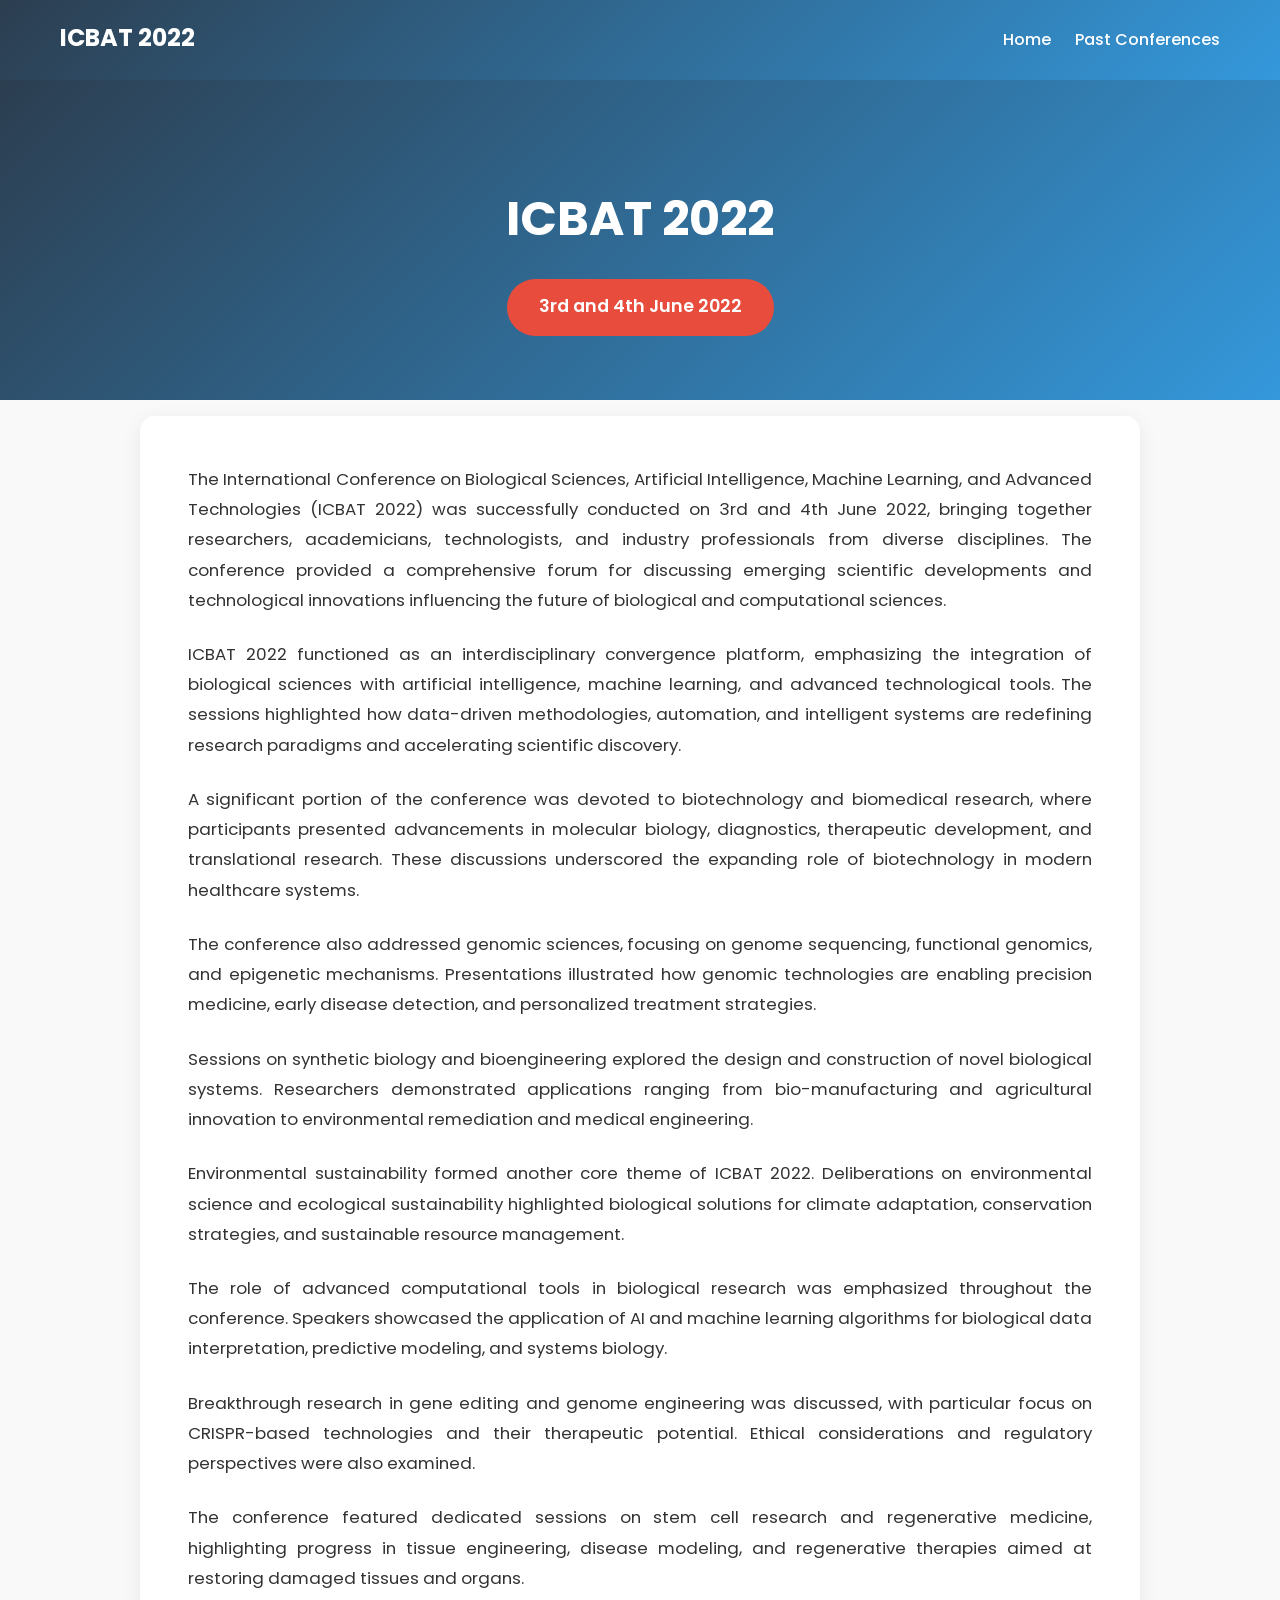
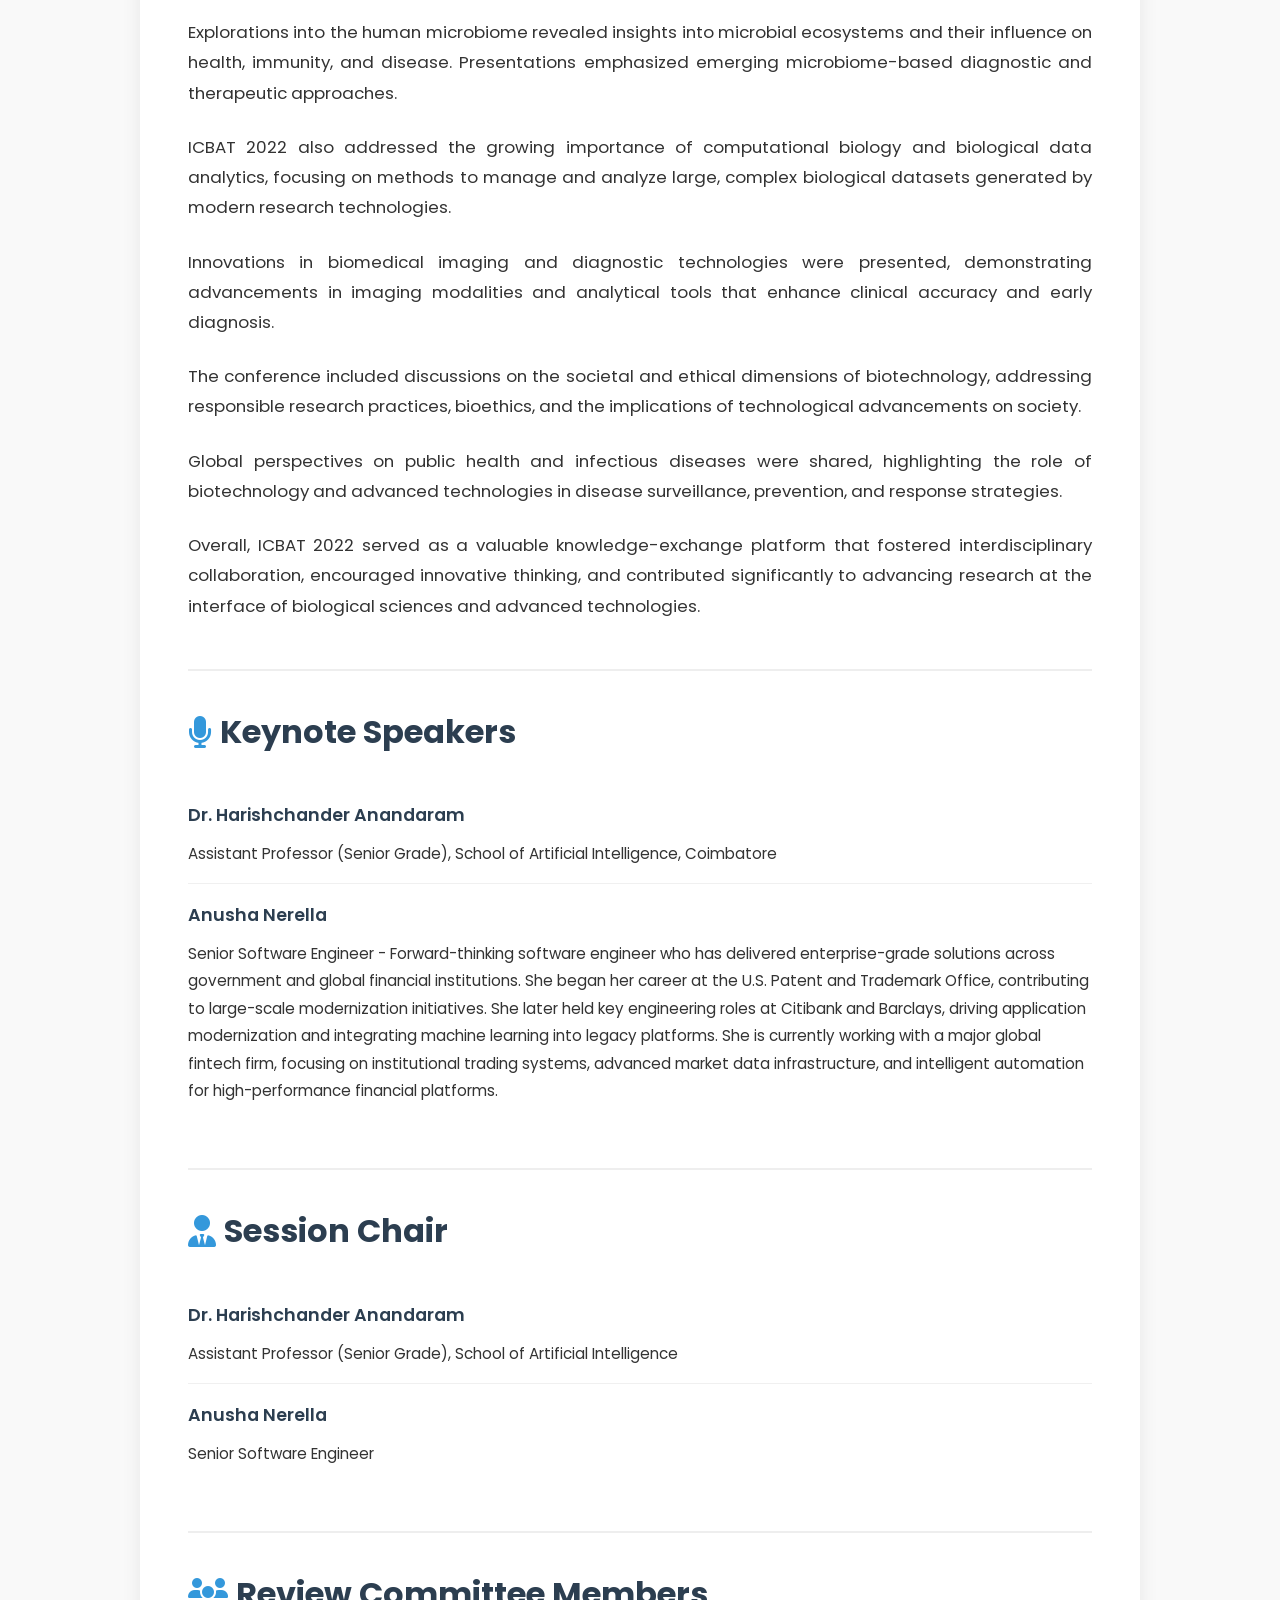
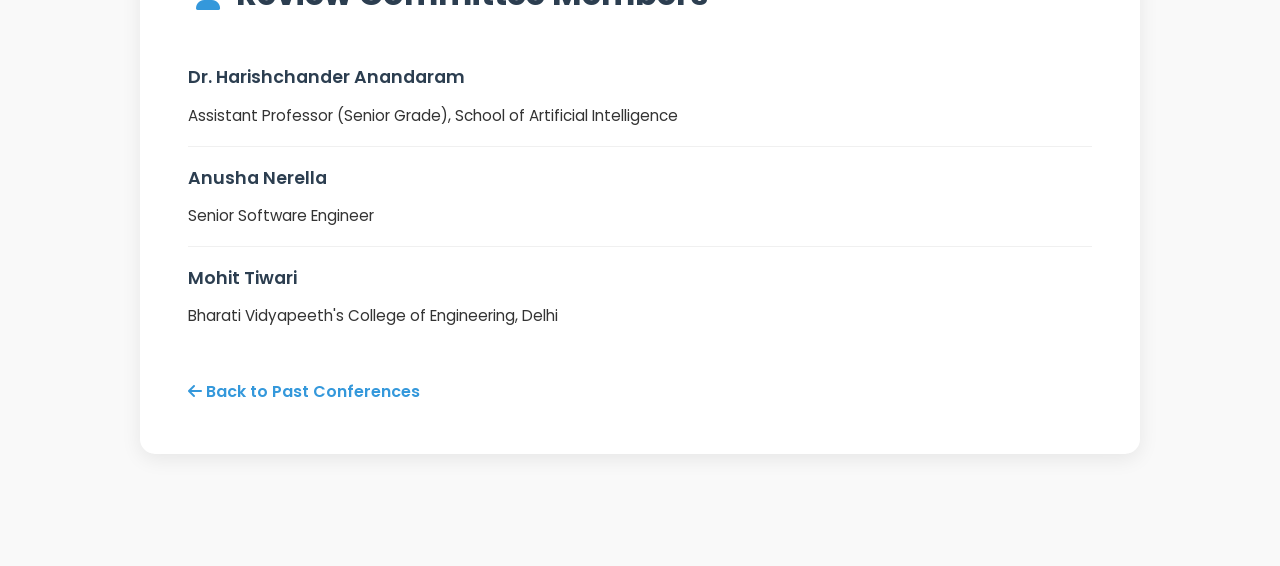
<file: icbat-2022.html>
<!DOCTYPE html>
<html lang="en">
<head>
    <meta charset="UTF-8">
    <meta name="viewport" content="width=device-width, initial-scale=1.0">
    <title>ICBAT 2022 - Past Conference</title>
    <link rel="stylesheet" href="https://cdnjs.cloudflare.com/ajax/libs/font-awesome/6.4.0/css/all.min.css">
    <link href="https://fonts.googleapis.com/css2?family=Poppins:wght@300;400;500;600;700&family=Montserrat:wght@400;600;700&display=swap" rel="stylesheet">
    <style>
        :root {
            --primary: #2c3e50;
            --secondary: #3498db;
            --accent: #e74c3c;
            --text: #333333;
            --bg-light: #f9f9f9;
            --card-bg: #ffffff;
        }
        
        * {
            margin: 0;
            padding: 0;
            box-sizing: border-box;
        }
        
        body {
            font-family: 'Poppins', sans-serif;
            color: var(--text);
            line-height: 1.8;
            background-color: var(--bg-light);
        }
        
        .container {
            width: 100%;
            max-width: 1200px;
            margin: 0 auto;
            padding: 0 20px;
        }
        
        header {
            background: linear-gradient(135deg, var(--primary), var(--secondary));
            color: white;
            padding: 1rem 0;
            box-shadow: 0 4px 12px rgba(0, 0, 0, 0.1);
        }
        
        .header-container {
            display: flex;
            justify-content: space-between;
            align-items: center;
        }
        
        .logo-text h1 {
            font-size: 1.5rem;
            margin-bottom: 5px;
            color: white;
        }
        
        nav ul {
            display: flex;
            list-style: none;
            gap: 1.5rem;
        }
        
        nav ul li a {
            color: white;
            text-decoration: none;
            font-weight: 500;
            transition: all 0.3s ease;
        }
        
        nav ul li a:hover {
            opacity: 0.8;
        }
        
        .section {
            padding: 4rem 0;
        }
        
        .conference-header {
            background: linear-gradient(135deg, var(--primary), var(--secondary));
            color: white;
            padding: 6rem 0 4rem;
            text-align: center;
        }
        
        .conference-header h1 {
            font-size: 3rem;
            margin-bottom: 1rem;
            color: white;
        }
        
        .conference-date {
            background: var(--accent);
            color: white;
            padding: 0.8rem 2rem;
            border-radius: 50px;
            display: inline-block;
            font-weight: 600;
            font-size: 1.1rem;
        }
        
        .conference-content {
            background: var(--card-bg);
            border-radius: 15px;
            padding: 3rem;
            box-shadow: 0 5px 20px rgba(0, 0, 0, 0.08);
            margin: -3rem auto 3rem;
            max-width: 1000px;
            position: relative;
            z-index: 1;
        }
        
        .conference-content p {
            margin-bottom: 1.5rem;
            font-size: 1.05rem;
            text-align: justify;
        }
        
        .conference-section {
            margin-top: 3rem;
            padding-top: 2rem;
            border-top: 2px solid #eee;
        }
        
        .conference-section h2 {
            font-size: 2rem;
            color: var(--primary);
            margin-bottom: 1.5rem;
            display: flex;
            align-items: center;
            gap: 0.5rem;
        }
        
        .conference-section h2 i {
            color: var(--secondary);
        }
        
        .speakers-list, .committee-list {
            list-style: none;
            padding: 0;
        }
        
        .speakers-list li, .committee-list li {
            padding: 1rem 0;
            border-bottom: 1px solid #f0f0f0;
        }
        
        .speakers-list li:last-child, .committee-list li:last-child {
            border-bottom: none;
        }
        
        .speaker-name {
            font-weight: 600;
            color: var(--primary);
            font-size: 1.1rem;
        }
        
        .speaker-designation {
            color: var(--text);
            font-size: 0.95rem;
            margin-top: 0.5rem;
        }
        
        .back-link {
            display: inline-block;
            margin-top: 2rem;
            color: var(--secondary);
            text-decoration: none;
            font-weight: 600;
            transition: all 0.3s ease;
        }
        
        .back-link:hover {
            color: var(--primary);
        }
        
        @media (max-width: 768px) {
            .conference-header h1 {
                font-size: 2rem;
            }
            
            .conference-content {
                padding: 2rem;
                margin: -2rem auto 2rem;
            }
        }
    </style>
</head>
<body>
    <header>
        <div class="container header-container">
            <div class="logo-text">
                <h1>ICBAT 2022</h1>
            </div>
            <nav>
                <ul>
                    <li><a href="index.html">Home</a></li>
                    <li><a href="past-conferences.html">Past Conferences</a></li>
                </ul>
            </nav>
        </div>
    </header>

    <div class="conference-header">
        <div class="container">
            <h1>ICBAT 2022</h1>
            <div class="conference-date">3rd and 4th June 2022</div>
        </div>
    </div>

    <section class="section">
        <div class="container">
            <div class="conference-content">
                <p>The International Conference on Biological Sciences, Artificial Intelligence, Machine Learning, and Advanced Technologies (ICBAT 2022) was successfully conducted on 3rd and 4th June 2022, bringing together researchers, academicians, technologists, and industry professionals from diverse disciplines. The conference provided a comprehensive forum for discussing emerging scientific developments and technological innovations influencing the future of biological and computational sciences.</p>
                
                <p>ICBAT 2022 functioned as an interdisciplinary convergence platform, emphasizing the integration of biological sciences with artificial intelligence, machine learning, and advanced technological tools. The sessions highlighted how data-driven methodologies, automation, and intelligent systems are redefining research paradigms and accelerating scientific discovery.</p>
                
                <p>A significant portion of the conference was devoted to biotechnology and biomedical research, where participants presented advancements in molecular biology, diagnostics, therapeutic development, and translational research. These discussions underscored the expanding role of biotechnology in modern healthcare systems.</p>
                
                <p>The conference also addressed genomic sciences, focusing on genome sequencing, functional genomics, and epigenetic mechanisms. Presentations illustrated how genomic technologies are enabling precision medicine, early disease detection, and personalized treatment strategies.</p>
                
                <p>Sessions on synthetic biology and bioengineering explored the design and construction of novel biological systems. Researchers demonstrated applications ranging from bio-manufacturing and agricultural innovation to environmental remediation and medical engineering.</p>
                
                <p>Environmental sustainability formed another core theme of ICBAT 2022. Deliberations on environmental science and ecological sustainability highlighted biological solutions for climate adaptation, conservation strategies, and sustainable resource management.</p>
                
                <p>The role of advanced computational tools in biological research was emphasized throughout the conference. Speakers showcased the application of AI and machine learning algorithms for biological data interpretation, predictive modeling, and systems biology.</p>
                
                <p>Breakthrough research in gene editing and genome engineering was discussed, with particular focus on CRISPR-based technologies and their therapeutic potential. Ethical considerations and regulatory perspectives were also examined.</p>
                
                <p>The conference featured dedicated sessions on stem cell research and regenerative medicine, highlighting progress in tissue engineering, disease modeling, and regenerative therapies aimed at restoring damaged tissues and organs.</p>
                
                <p>Explorations into the human microbiome revealed insights into microbial ecosystems and their influence on health, immunity, and disease. Presentations emphasized emerging microbiome-based diagnostic and therapeutic approaches.</p>
                
                <p>ICBAT 2022 also addressed the growing importance of computational biology and biological data analytics, focusing on methods to manage and analyze large, complex biological datasets generated by modern research technologies.</p>
                
                <p>Innovations in biomedical imaging and diagnostic technologies were presented, demonstrating advancements in imaging modalities and analytical tools that enhance clinical accuracy and early diagnosis.</p>
                
                <p>The conference included discussions on the societal and ethical dimensions of biotechnology, addressing responsible research practices, bioethics, and the implications of technological advancements on society.</p>
                
                <p>Global perspectives on public health and infectious diseases were shared, highlighting the role of biotechnology and advanced technologies in disease surveillance, prevention, and response strategies.</p>
                
                <p>Overall, ICBAT 2022 served as a valuable knowledge-exchange platform that fostered interdisciplinary collaboration, encouraged innovative thinking, and contributed significantly to advancing research at the interface of biological sciences and advanced technologies.</p>

                <div class="conference-section">
                    <h2><i class="fas fa-microphone"></i> Keynote Speakers</h2>
                    <ul class="speakers-list">
                        <li>
                            <div class="speaker-name">Dr. Harishchander Anandaram</div>
                            <div class="speaker-designation">Assistant Professor (Senior Grade), School of Artificial Intelligence, Coimbatore</div>
                        </li>
                        <li>
                            <div class="speaker-name">Anusha Nerella</div>
                            <div class="speaker-designation">Senior Software Engineer - Forward-thinking software engineer who has delivered enterprise-grade solutions across government and global financial institutions. She began her career at the U.S. Patent and Trademark Office, contributing to large-scale modernization initiatives. She later held key engineering roles at Citibank and Barclays, driving application modernization and integrating machine learning into legacy platforms. She is currently working with a major global fintech firm, focusing on institutional trading systems, advanced market data infrastructure, and intelligent automation for high-performance financial platforms.</div>
                        </li>
                    </ul>
                </div>

                <div class="conference-section">
                    <h2><i class="fas fa-user-tie"></i> Session Chair</h2>
                    <ul class="speakers-list">
                        <li>
                            <div class="speaker-name">Dr. Harishchander Anandaram</div>
                            <div class="speaker-designation">Assistant Professor (Senior Grade), School of Artificial Intelligence</div>
                        </li>
                        <li>
                            <div class="speaker-name">Anusha Nerella</div>
                            <div class="speaker-designation">Senior Software Engineer</div>
                        </li>
                    </ul>
                </div>

                <div class="conference-section">
                    <h2><i class="fas fa-users"></i> Review Committee Members</h2>
                    <ul class="committee-list">
                        <li>
                            <div class="speaker-name">Dr. Harishchander Anandaram</div>
                            <div class="speaker-designation">Assistant Professor (Senior Grade), School of Artificial Intelligence</div>
                        </li>
                        <li>
                            <div class="speaker-name">Anusha Nerella</div>
                            <div class="speaker-designation">Senior Software Engineer</div>
                        </li>
                        <li>
                            <div class="speaker-name">Mohit Tiwari</div>
                            <div class="speaker-designation">Bharati Vidyapeeth's College of Engineering, Delhi</div>
                        </li>
                    </ul>
                </div>

                <a href="past-conferences.html" class="back-link">
                    <i class="fas fa-arrow-left"></i> Back to Past Conferences
                </a>
            </div>
        </div>
    </section>
</body>
</html>
</file>
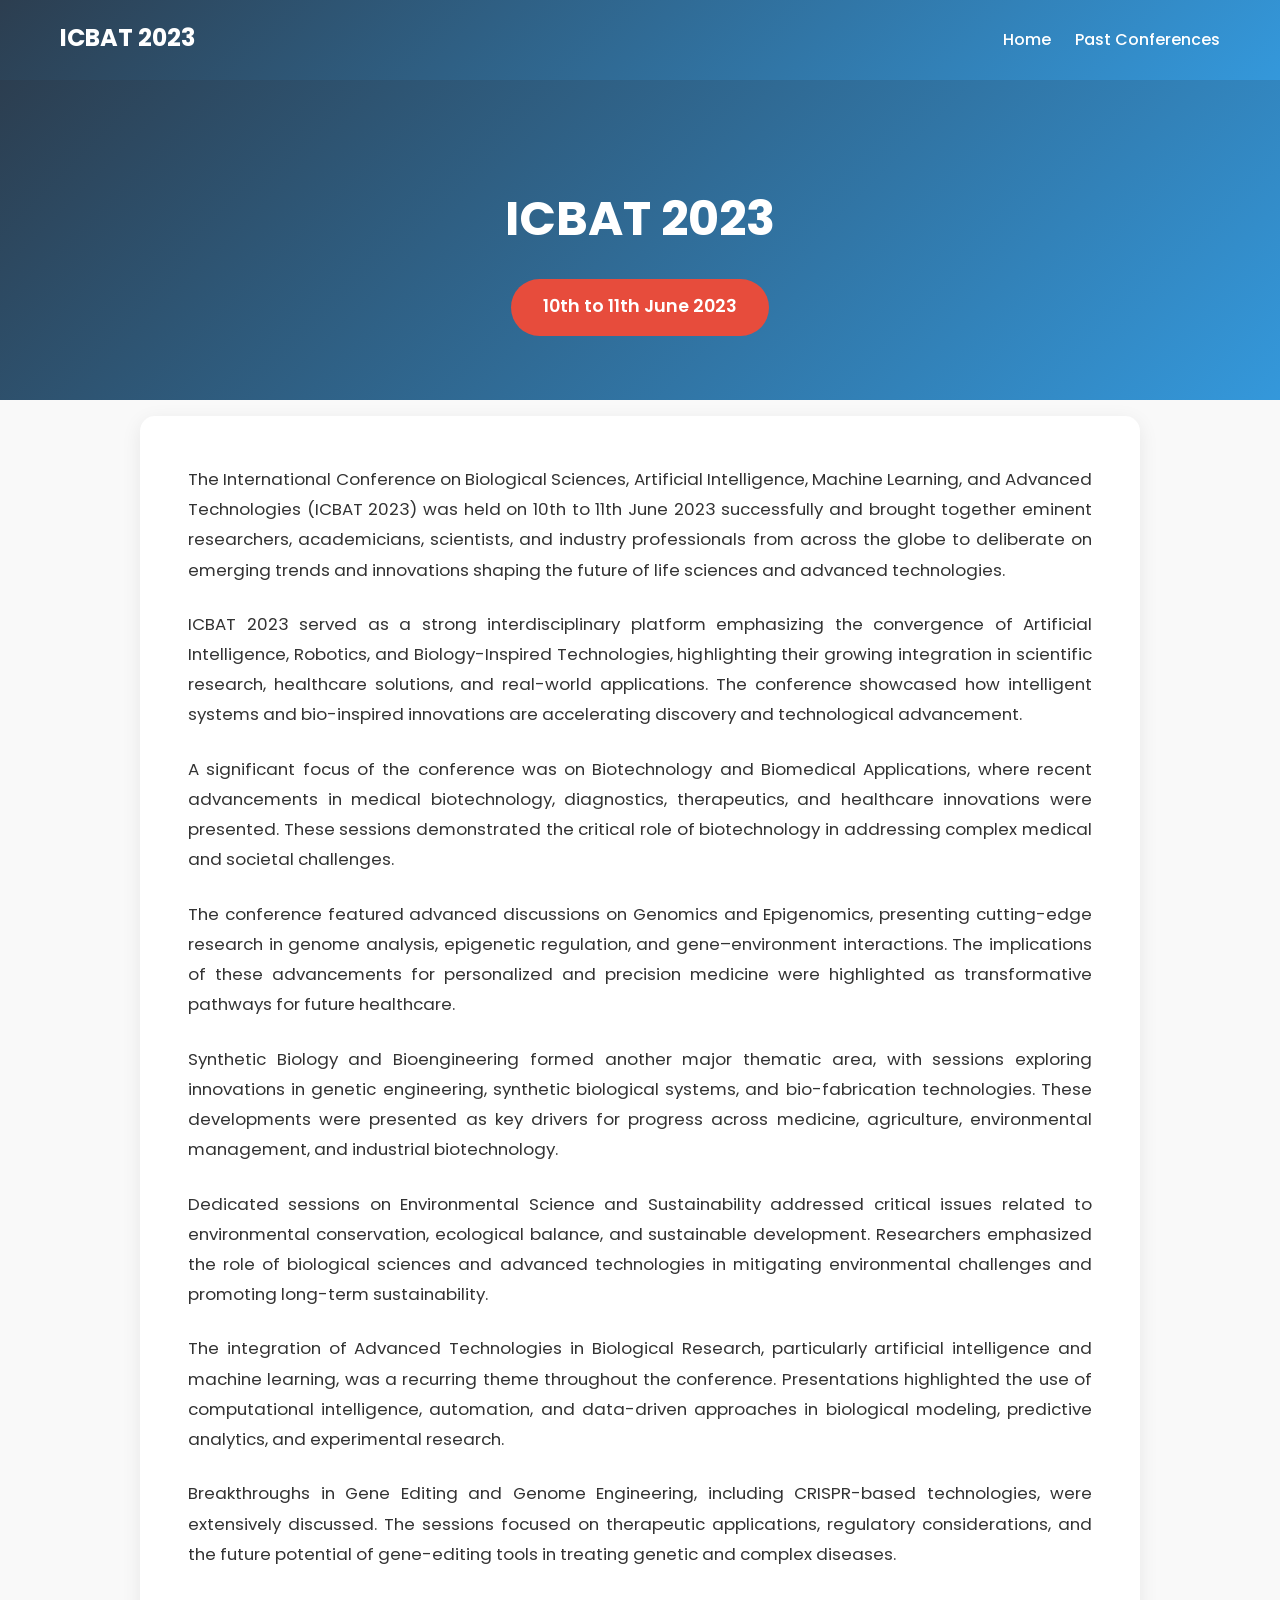
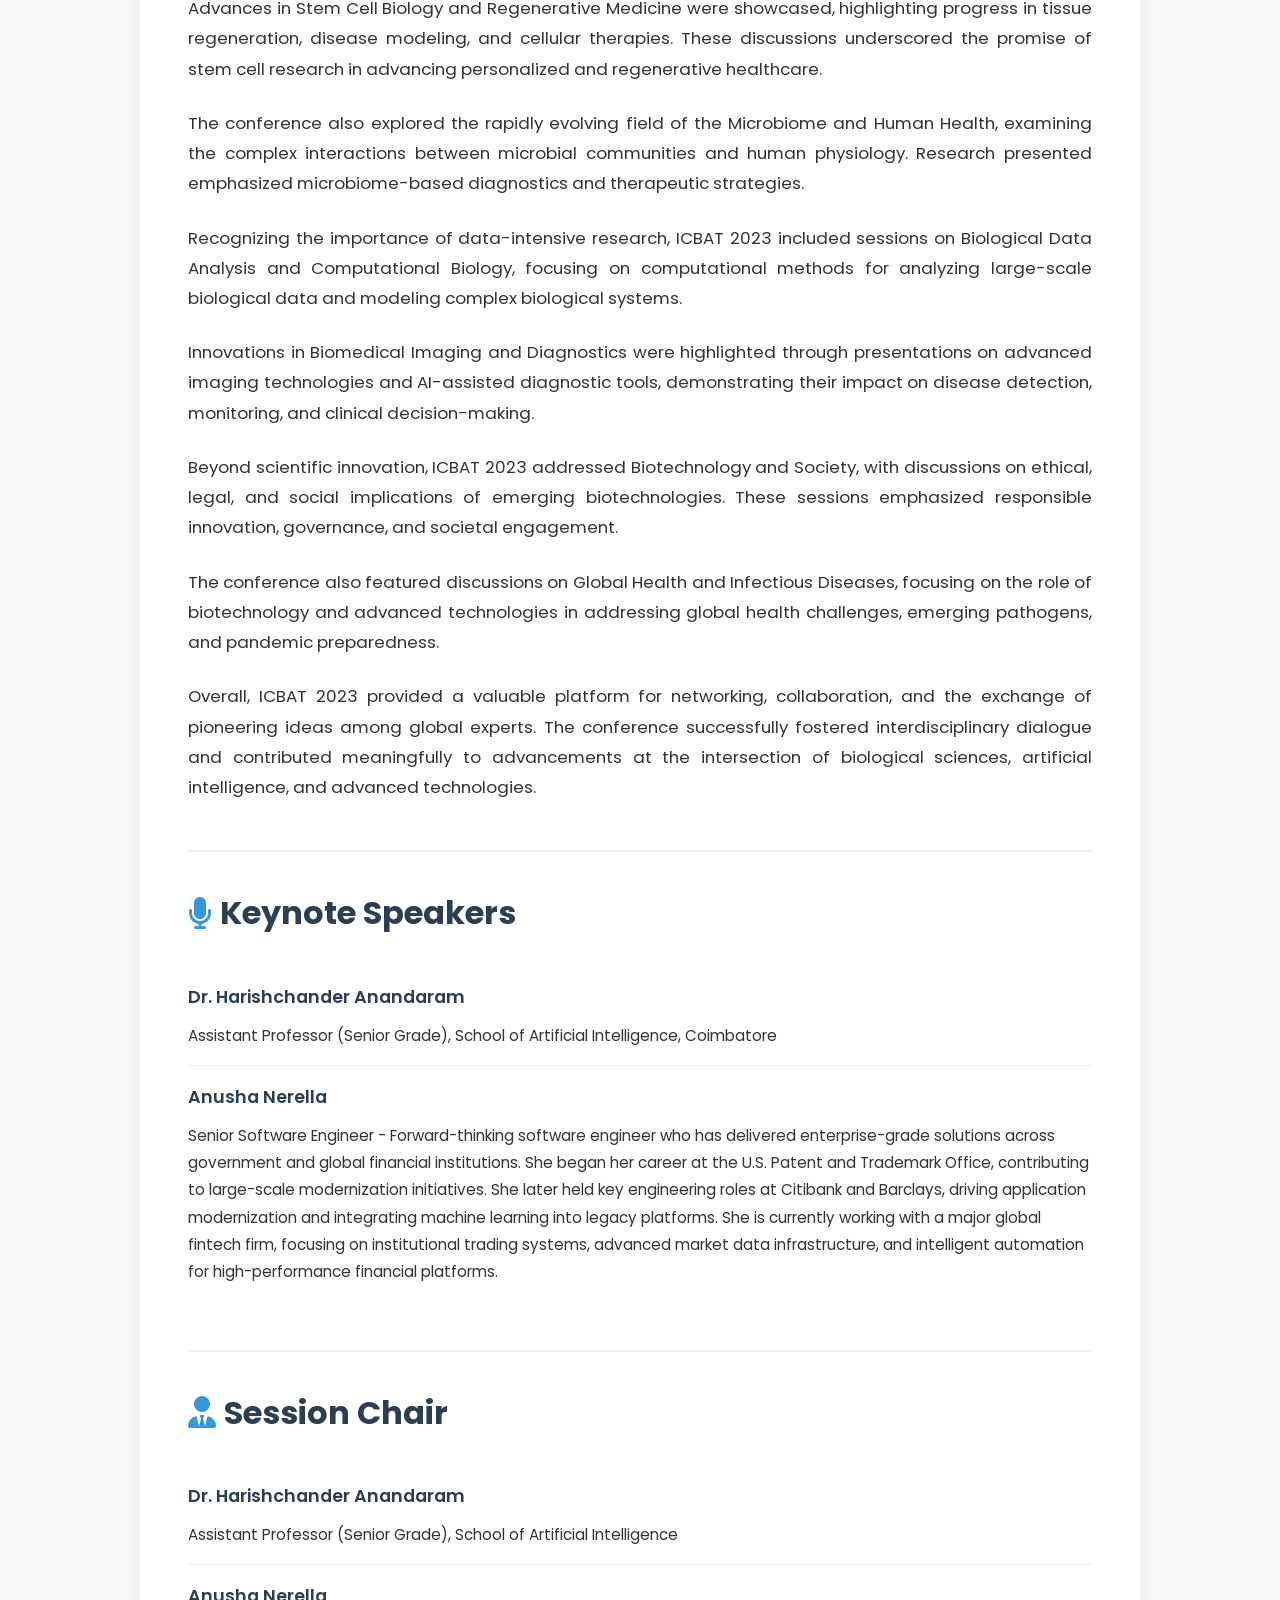
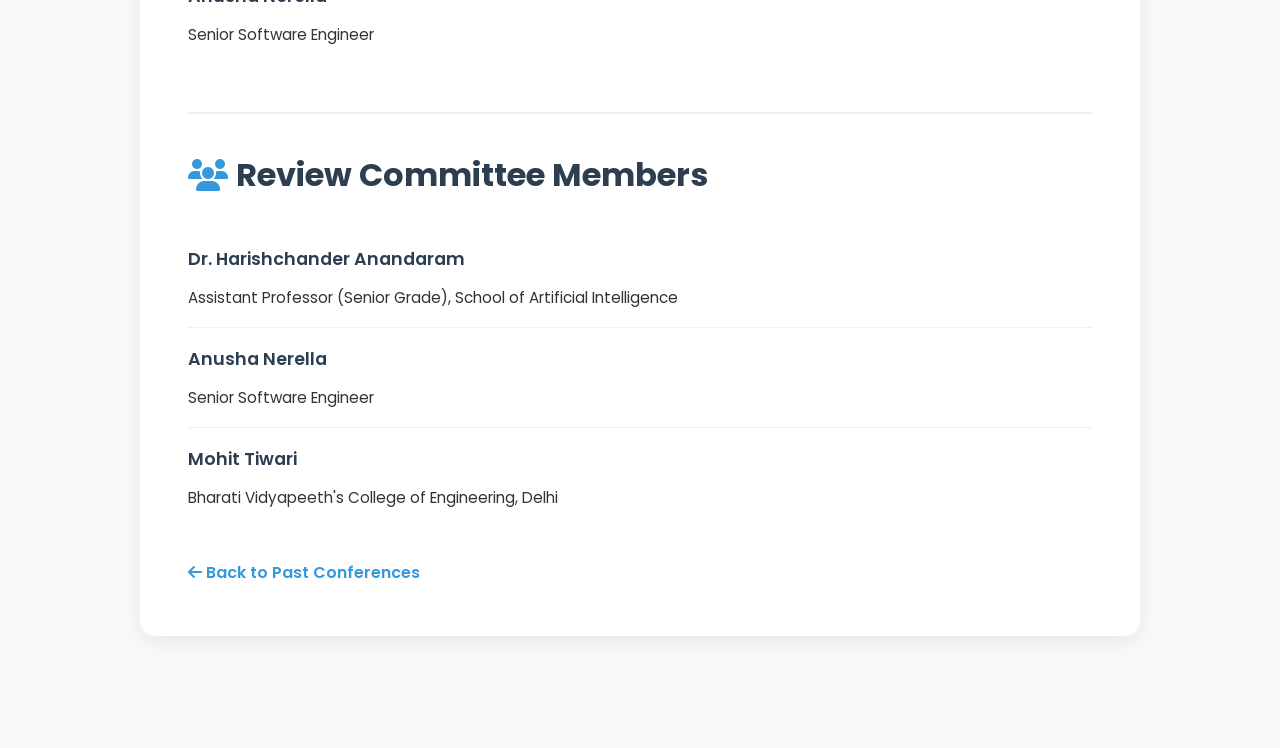
<file: icbat-2023.html>
<!DOCTYPE html>
<html lang="en">
<head>
    <meta charset="UTF-8">
    <meta name="viewport" content="width=device-width, initial-scale=1.0">
    <title>ICBAT 2023 - Past Conference</title>
    <link rel="stylesheet" href="https://cdnjs.cloudflare.com/ajax/libs/font-awesome/6.4.0/css/all.min.css">
    <link href="https://fonts.googleapis.com/css2?family=Poppins:wght@300;400;500;600;700&family=Montserrat:wght@400;600;700&display=swap" rel="stylesheet">
    <style>
        :root {
            --primary: #2c3e50;
            --secondary: #3498db;
            --accent: #e74c3c;
            --text: #333333;
            --bg-light: #f9f9f9;
            --card-bg: #ffffff;
        }
        
        * {
            margin: 0;
            padding: 0;
            box-sizing: border-box;
        }
        
        body {
            font-family: 'Poppins', sans-serif;
            color: var(--text);
            line-height: 1.8;
            background-color: var(--bg-light);
        }
        
        .container {
            width: 100%;
            max-width: 1200px;
            margin: 0 auto;
            padding: 0 20px;
        }
        
        header {
            background: linear-gradient(135deg, var(--primary), var(--secondary));
            color: white;
            padding: 1rem 0;
            box-shadow: 0 4px 12px rgba(0, 0, 0, 0.1);
        }
        
        .header-container {
            display: flex;
            justify-content: space-between;
            align-items: center;
        }
        
        .logo-text h1 {
            font-size: 1.5rem;
            margin-bottom: 5px;
            color: white;
        }
        
        nav ul {
            display: flex;
            list-style: none;
            gap: 1.5rem;
        }
        
        nav ul li a {
            color: white;
            text-decoration: none;
            font-weight: 500;
            transition: all 0.3s ease;
        }
        
        nav ul li a:hover {
            opacity: 0.8;
        }
        
        .section {
            padding: 4rem 0;
        }
        
        .conference-header {
            background: linear-gradient(135deg, var(--primary), var(--secondary));
            color: white;
            padding: 6rem 0 4rem;
            text-align: center;
        }
        
        .conference-header h1 {
            font-size: 3rem;
            margin-bottom: 1rem;
            color: white;
        }
        
        .conference-date {
            background: var(--accent);
            color: white;
            padding: 0.8rem 2rem;
            border-radius: 50px;
            display: inline-block;
            font-weight: 600;
            font-size: 1.1rem;
        }
        
        .conference-content {
            background: var(--card-bg);
            border-radius: 15px;
            padding: 3rem;
            box-shadow: 0 5px 20px rgba(0, 0, 0, 0.08);
            margin: -3rem auto 3rem;
            max-width: 1000px;
            position: relative;
            z-index: 1;
        }
        
        .conference-content p {
            margin-bottom: 1.5rem;
            font-size: 1.05rem;
            text-align: justify;
        }
        
        .conference-section {
            margin-top: 3rem;
            padding-top: 2rem;
            border-top: 2px solid #eee;
        }
        
        .conference-section h2 {
            font-size: 2rem;
            color: var(--primary);
            margin-bottom: 1.5rem;
            display: flex;
            align-items: center;
            gap: 0.5rem;
        }
        
        .conference-section h2 i {
            color: var(--secondary);
        }
        
        .speakers-list, .committee-list {
            list-style: none;
            padding: 0;
        }
        
        .speakers-list li, .committee-list li {
            padding: 1rem 0;
            border-bottom: 1px solid #f0f0f0;
        }
        
        .speakers-list li:last-child, .committee-list li:last-child {
            border-bottom: none;
        }
        
        .speaker-name {
            font-weight: 600;
            color: var(--primary);
            font-size: 1.1rem;
        }
        
        .speaker-designation {
            color: var(--text);
            font-size: 0.95rem;
            margin-top: 0.5rem;
        }
        
        .back-link {
            display: inline-block;
            margin-top: 2rem;
            color: var(--secondary);
            text-decoration: none;
            font-weight: 600;
            transition: all 0.3s ease;
        }
        
        .back-link:hover {
            color: var(--primary);
        }
        
        @media (max-width: 768px) {
            .conference-header h1 {
                font-size: 2rem;
            }
            
            .conference-content {
                padding: 2rem;
                margin: -2rem auto 2rem;
            }
        }
    </style>
</head>
<body>
    <header>
        <div class="container header-container">
            <div class="logo-text">
                <h1>ICBAT 2023</h1>
            </div>
            <nav>
                <ul>
                    <li><a href="index.html">Home</a></li>
                    <li><a href="past-conferences.html">Past Conferences</a></li>
                </ul>
            </nav>
        </div>
    </header>

    <div class="conference-header">
        <div class="container">
            <h1>ICBAT 2023</h1>
            <div class="conference-date">10th to 11th June 2023</div>
        </div>
    </div>

    <section class="section">
        <div class="container">
            <div class="conference-content">
                <p>The International Conference on Biological Sciences, Artificial Intelligence, Machine Learning, and Advanced Technologies (ICBAT 2023) was held on 10th to 11th June 2023 successfully and brought together eminent researchers, academicians, scientists, and industry professionals from across the globe to deliberate on emerging trends and innovations shaping the future of life sciences and advanced technologies.</p>
                
                <p>ICBAT 2023 served as a strong interdisciplinary platform emphasizing the convergence of Artificial Intelligence, Robotics, and Biology-Inspired Technologies, highlighting their growing integration in scientific research, healthcare solutions, and real-world applications. The conference showcased how intelligent systems and bio-inspired innovations are accelerating discovery and technological advancement.</p>
                
                <p>A significant focus of the conference was on Biotechnology and Biomedical Applications, where recent advancements in medical biotechnology, diagnostics, therapeutics, and healthcare innovations were presented. These sessions demonstrated the critical role of biotechnology in addressing complex medical and societal challenges.</p>
                
                <p>The conference featured advanced discussions on Genomics and Epigenomics, presenting cutting-edge research in genome analysis, epigenetic regulation, and gene–environment interactions. The implications of these advancements for personalized and precision medicine were highlighted as transformative pathways for future healthcare.</p>
                
                <p>Synthetic Biology and Bioengineering formed another major thematic area, with sessions exploring innovations in genetic engineering, synthetic biological systems, and bio-fabrication technologies. These developments were presented as key drivers for progress across medicine, agriculture, environmental management, and industrial biotechnology.</p>
                
                <p>Dedicated sessions on Environmental Science and Sustainability addressed critical issues related to environmental conservation, ecological balance, and sustainable development. Researchers emphasized the role of biological sciences and advanced technologies in mitigating environmental challenges and promoting long-term sustainability.</p>
                
                <p>The integration of Advanced Technologies in Biological Research, particularly artificial intelligence and machine learning, was a recurring theme throughout the conference. Presentations highlighted the use of computational intelligence, automation, and data-driven approaches in biological modeling, predictive analytics, and experimental research.</p>
                
                <p>Breakthroughs in Gene Editing and Genome Engineering, including CRISPR-based technologies, were extensively discussed. The sessions focused on therapeutic applications, regulatory considerations, and the future potential of gene-editing tools in treating genetic and complex diseases.</p>
                
                <p>Advances in Stem Cell Biology and Regenerative Medicine were showcased, highlighting progress in tissue regeneration, disease modeling, and cellular therapies. These discussions underscored the promise of stem cell research in advancing personalized and regenerative healthcare.</p>
                
                <p>The conference also explored the rapidly evolving field of the Microbiome and Human Health, examining the complex interactions between microbial communities and human physiology. Research presented emphasized microbiome-based diagnostics and therapeutic strategies.</p>
                
                <p>Recognizing the importance of data-intensive research, ICBAT 2023 included sessions on Biological Data Analysis and Computational Biology, focusing on computational methods for analyzing large-scale biological data and modeling complex biological systems.</p>
                
                <p>Innovations in Biomedical Imaging and Diagnostics were highlighted through presentations on advanced imaging technologies and AI-assisted diagnostic tools, demonstrating their impact on disease detection, monitoring, and clinical decision-making.</p>
                
                <p>Beyond scientific innovation, ICBAT 2023 addressed Biotechnology and Society, with discussions on ethical, legal, and social implications of emerging biotechnologies. These sessions emphasized responsible innovation, governance, and societal engagement.</p>
                
                <p>The conference also featured discussions on Global Health and Infectious Diseases, focusing on the role of biotechnology and advanced technologies in addressing global health challenges, emerging pathogens, and pandemic preparedness.</p>
                
                <p>Overall, ICBAT 2023 provided a valuable platform for networking, collaboration, and the exchange of pioneering ideas among global experts. The conference successfully fostered interdisciplinary dialogue and contributed meaningfully to advancements at the intersection of biological sciences, artificial intelligence, and advanced technologies.</p>

                <div class="conference-section">
                    <h2><i class="fas fa-microphone"></i> Keynote Speakers</h2>
                    <ul class="speakers-list">
                        <li>
                            <div class="speaker-name">Dr. Harishchander Anandaram</div>
                            <div class="speaker-designation">Assistant Professor (Senior Grade), School of Artificial Intelligence, Coimbatore</div>
                        </li>
                        <li>
                            <div class="speaker-name">Anusha Nerella</div>
                            <div class="speaker-designation">Senior Software Engineer - Forward-thinking software engineer who has delivered enterprise-grade solutions across government and global financial institutions. She began her career at the U.S. Patent and Trademark Office, contributing to large-scale modernization initiatives. She later held key engineering roles at Citibank and Barclays, driving application modernization and integrating machine learning into legacy platforms. She is currently working with a major global fintech firm, focusing on institutional trading systems, advanced market data infrastructure, and intelligent automation for high-performance financial platforms.</div>
                        </li>
                    </ul>
                </div>

                <div class="conference-section">
                    <h2><i class="fas fa-user-tie"></i> Session Chair</h2>
                    <ul class="speakers-list">
                        <li>
                            <div class="speaker-name">Dr. Harishchander Anandaram</div>
                            <div class="speaker-designation">Assistant Professor (Senior Grade), School of Artificial Intelligence</div>
                        </li>
                        <li>
                            <div class="speaker-name">Anusha Nerella</div>
                            <div class="speaker-designation">Senior Software Engineer</div>
                        </li>
                    </ul>
                </div>

                <div class="conference-section">
                    <h2><i class="fas fa-users"></i> Review Committee Members</h2>
                    <ul class="committee-list">
                        <li>
                            <div class="speaker-name">Dr. Harishchander Anandaram</div>
                            <div class="speaker-designation">Assistant Professor (Senior Grade), School of Artificial Intelligence</div>
                        </li>
                        <li>
                            <div class="speaker-name">Anusha Nerella</div>
                            <div class="speaker-designation">Senior Software Engineer</div>
                        </li>
                        <li>
                            <div class="speaker-name">Mohit Tiwari</div>
                            <div class="speaker-designation">Bharati Vidyapeeth's College of Engineering, Delhi</div>
                        </li>
                    </ul>
                </div>

                <a href="past-conferences.html" class="back-link">
                    <i class="fas fa-arrow-left"></i> Back to Past Conferences
                </a>
            </div>
        </div>
    </section>
</body>
</html>
</file>
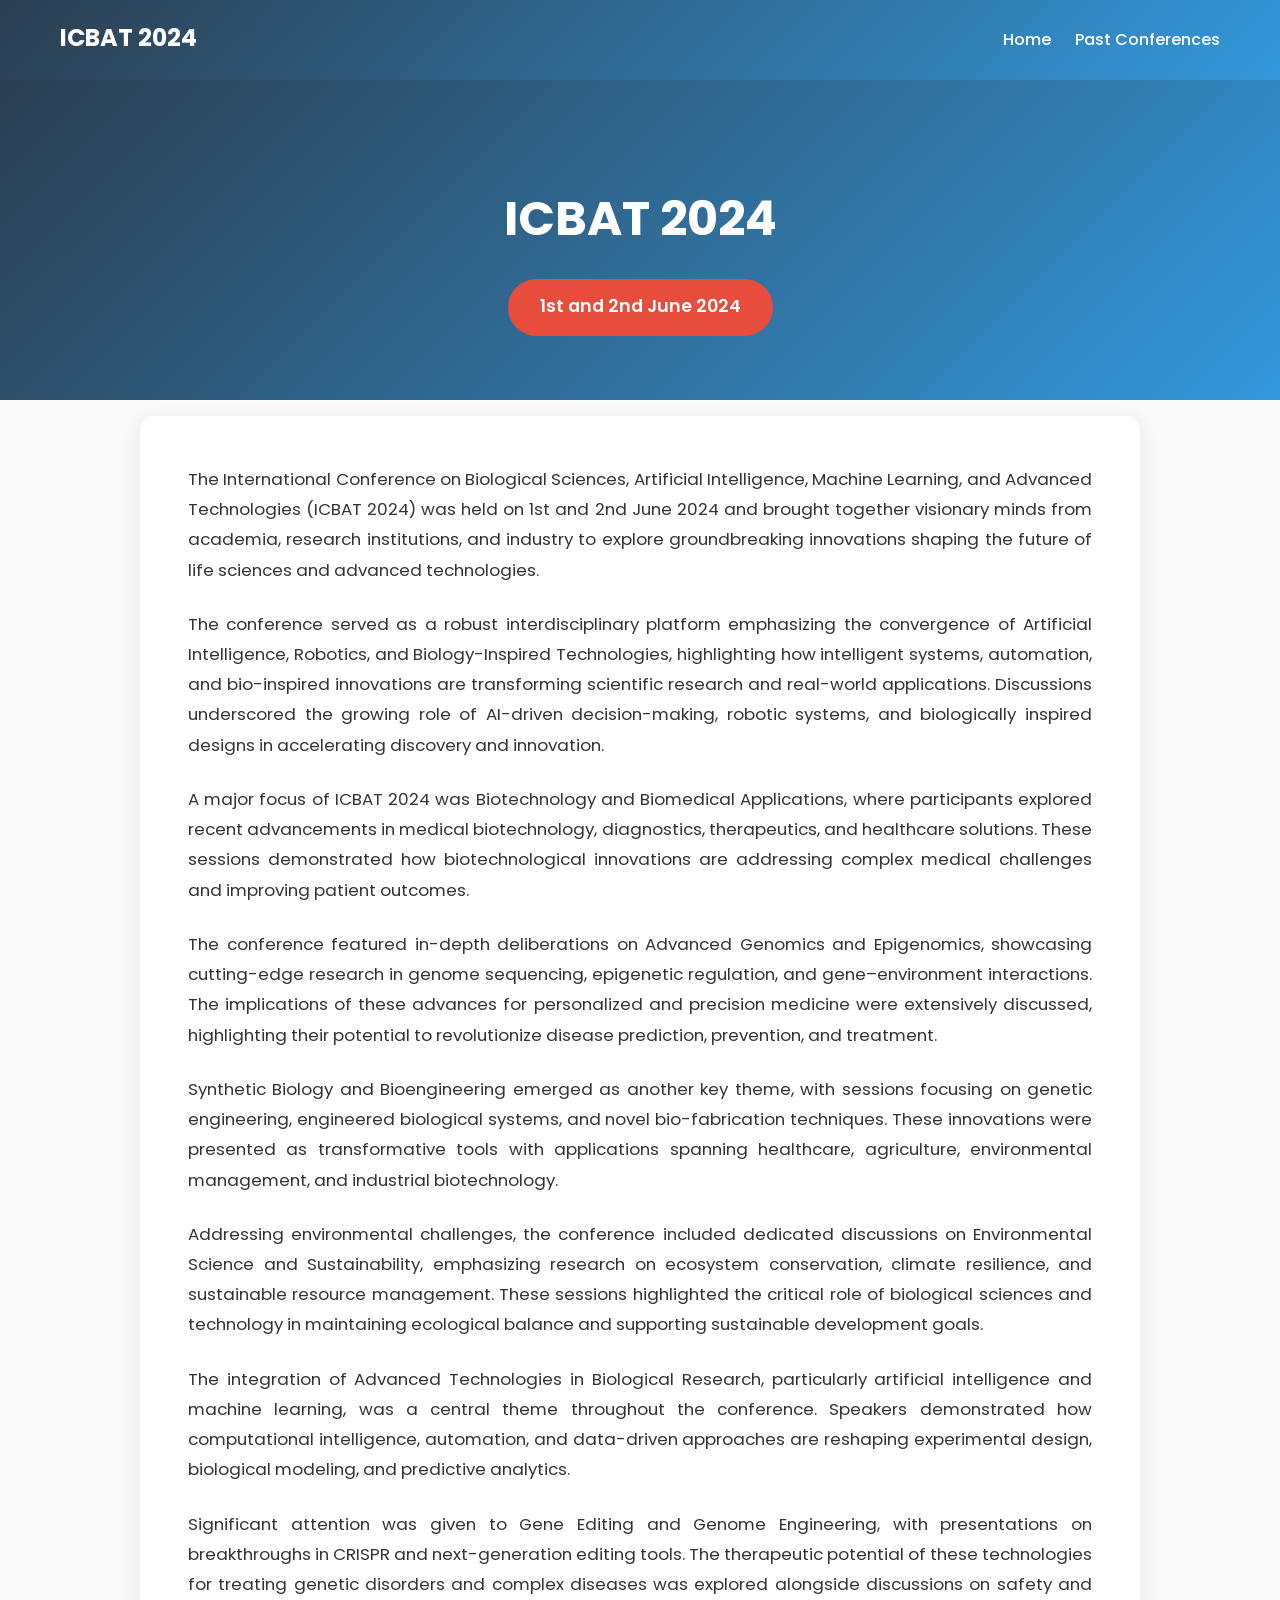
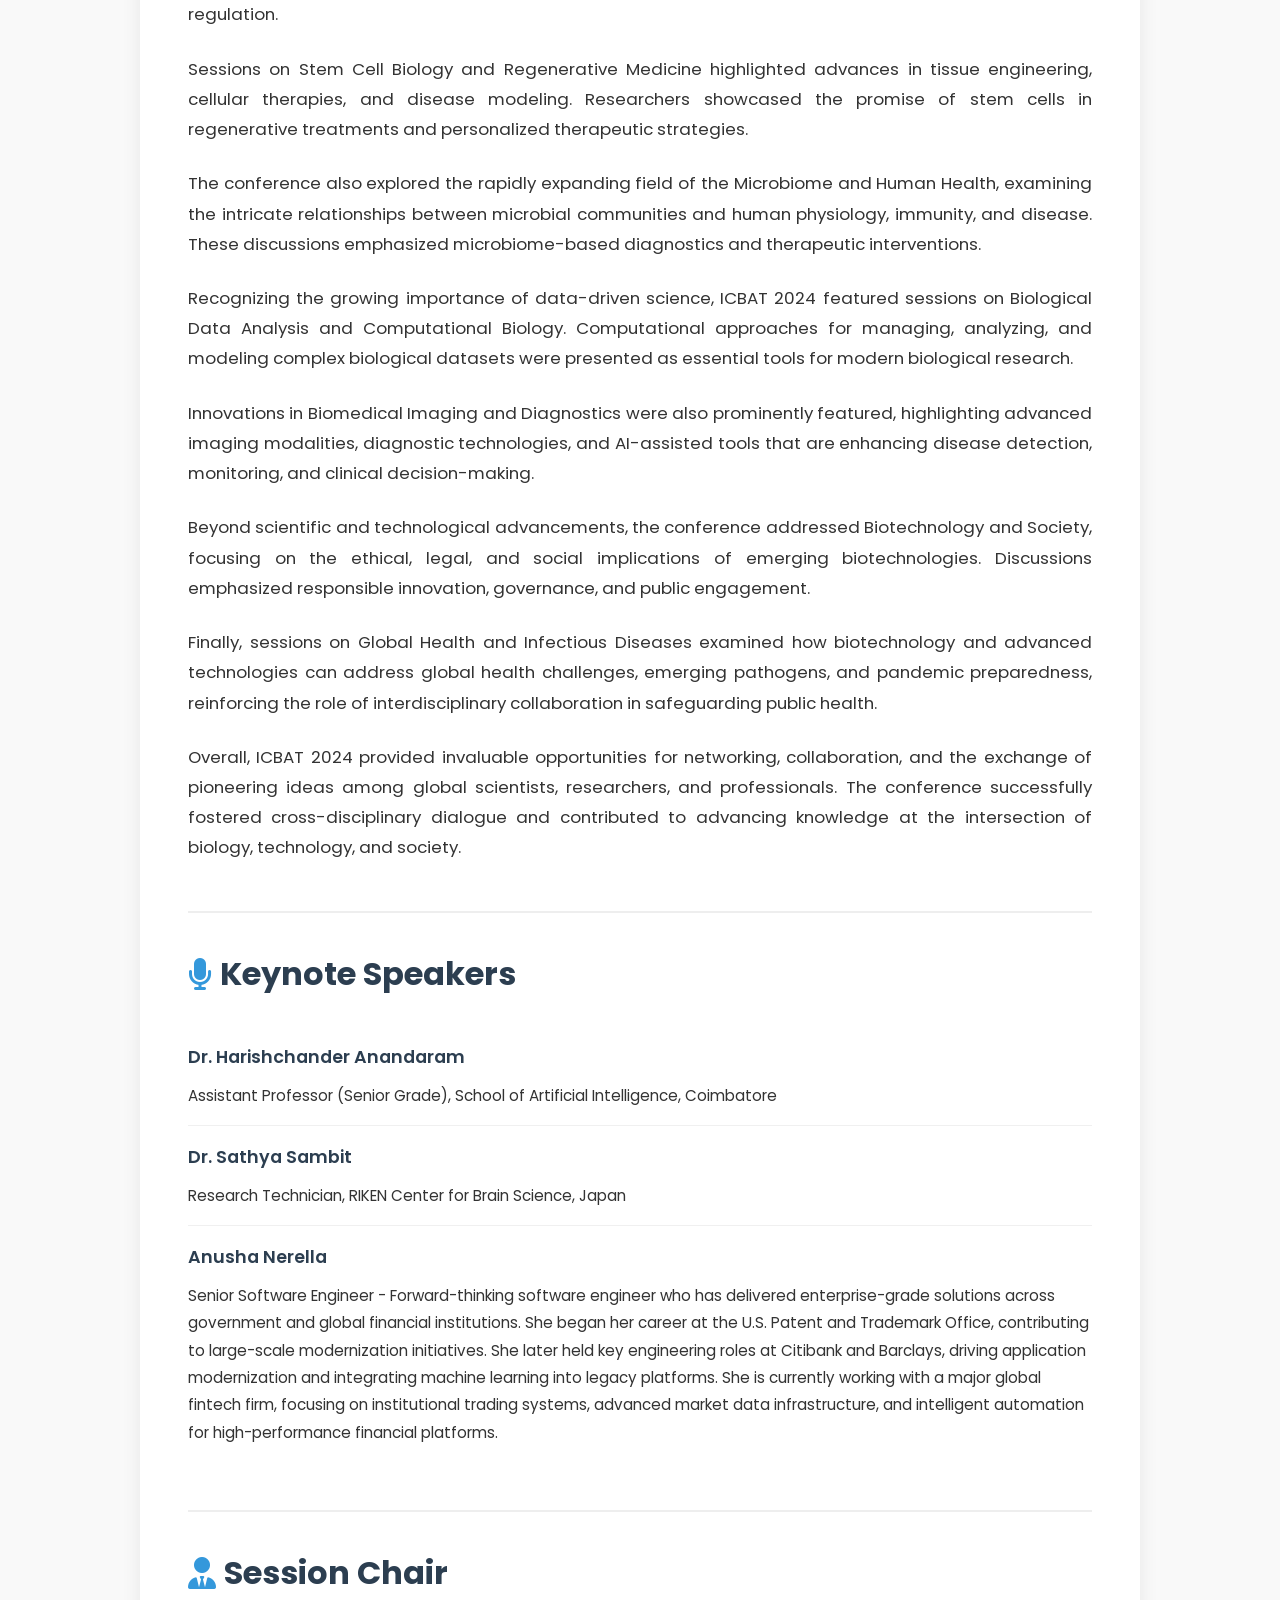
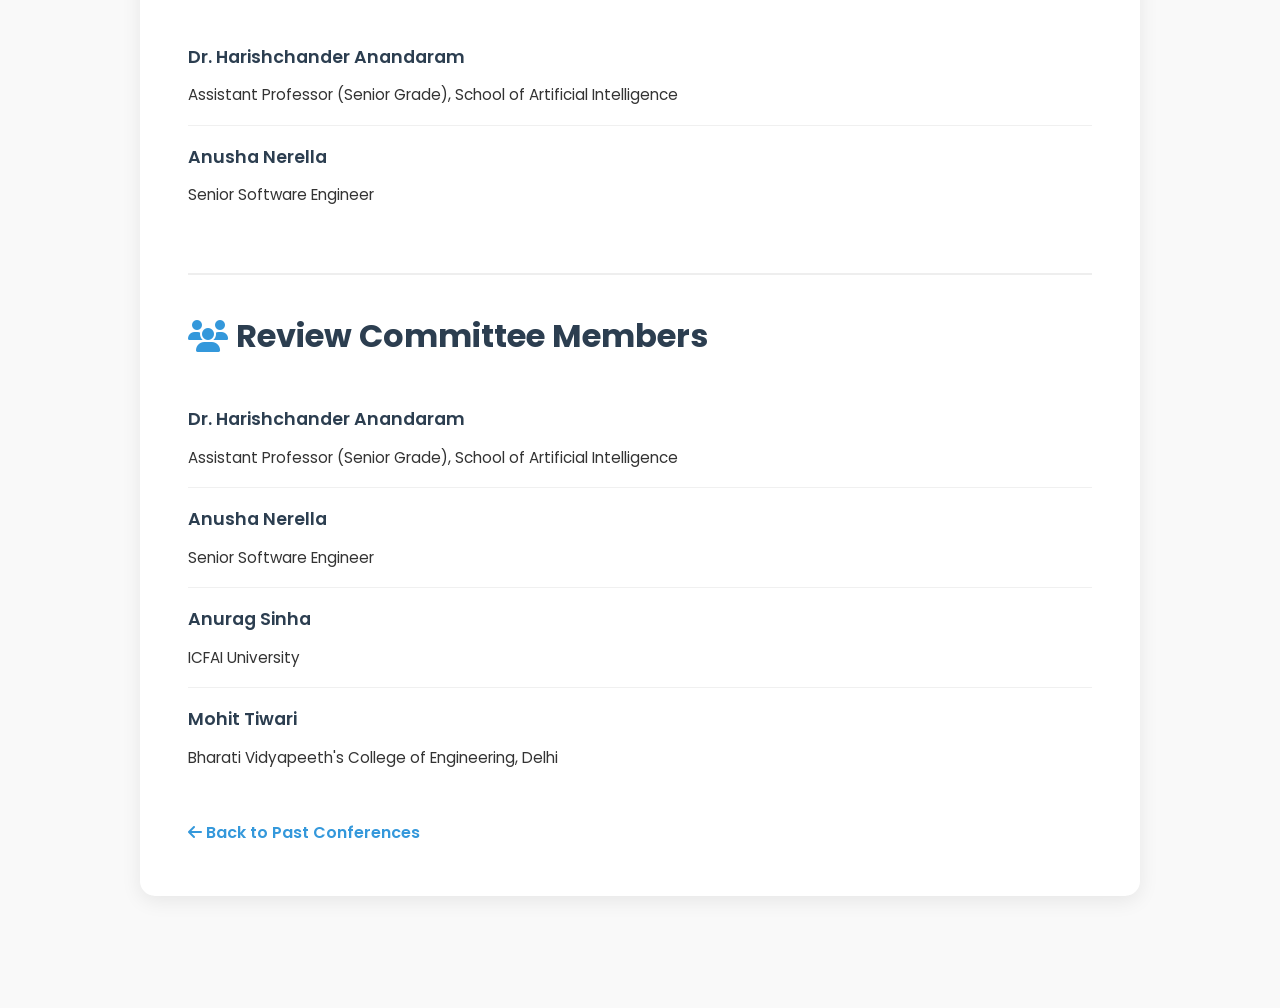
<file: icbat-2024.html>
<!DOCTYPE html>
<html lang="en">
<head>
    <meta charset="UTF-8">
    <meta name="viewport" content="width=device-width, initial-scale=1.0">
    <title>ICBAT 2024 - Past Conference</title>
    <link rel="stylesheet" href="https://cdnjs.cloudflare.com/ajax/libs/font-awesome/6.4.0/css/all.min.css">
    <link href="https://fonts.googleapis.com/css2?family=Poppins:wght@300;400;500;600;700&family=Montserrat:wght@400;600;700&display=swap" rel="stylesheet">
    <style>
        :root {
            --primary: #2c3e50;
            --secondary: #3498db;
            --accent: #e74c3c;
            --text: #333333;
            --bg-light: #f9f9f9;
            --card-bg: #ffffff;
        }
        
        * {
            margin: 0;
            padding: 0;
            box-sizing: border-box;
        }
        
        body {
            font-family: 'Poppins', sans-serif;
            color: var(--text);
            line-height: 1.8;
            background-color: var(--bg-light);
        }
        
        .container {
            width: 100%;
            max-width: 1200px;
            margin: 0 auto;
            padding: 0 20px;
        }
        
        header {
            background: linear-gradient(135deg, var(--primary), var(--secondary));
            color: white;
            padding: 1rem 0;
            box-shadow: 0 4px 12px rgba(0, 0, 0, 0.1);
        }
        
        .header-container {
            display: flex;
            justify-content: space-between;
            align-items: center;
        }
        
        .logo-text h1 {
            font-size: 1.5rem;
            margin-bottom: 5px;
            color: white;
        }
        
        nav ul {
            display: flex;
            list-style: none;
            gap: 1.5rem;
        }
        
        nav ul li a {
            color: white;
            text-decoration: none;
            font-weight: 500;
            transition: all 0.3s ease;
        }
        
        nav ul li a:hover {
            opacity: 0.8;
        }
        
        .section {
            padding: 4rem 0;
        }
        
        .conference-header {
            background: linear-gradient(135deg, var(--primary), var(--secondary));
            color: white;
            padding: 6rem 0 4rem;
            text-align: center;
        }
        
        .conference-header h1 {
            font-size: 3rem;
            margin-bottom: 1rem;
            color: white;
        }
        
        .conference-date {
            background: var(--accent);
            color: white;
            padding: 0.8rem 2rem;
            border-radius: 50px;
            display: inline-block;
            font-weight: 600;
            font-size: 1.1rem;
        }
        
        .conference-content {
            background: var(--card-bg);
            border-radius: 15px;
            padding: 3rem;
            box-shadow: 0 5px 20px rgba(0, 0, 0, 0.08);
            margin: -3rem auto 3rem;
            max-width: 1000px;
            position: relative;
            z-index: 1;
        }
        
        .conference-content p {
            margin-bottom: 1.5rem;
            font-size: 1.05rem;
            text-align: justify;
        }
        
        .conference-section {
            margin-top: 3rem;
            padding-top: 2rem;
            border-top: 2px solid #eee;
        }
        
        .conference-section h2 {
            font-size: 2rem;
            color: var(--primary);
            margin-bottom: 1.5rem;
            display: flex;
            align-items: center;
            gap: 0.5rem;
        }
        
        .conference-section h2 i {
            color: var(--secondary);
        }
        
        .speakers-list, .committee-list {
            list-style: none;
            padding: 0;
        }
        
        .speakers-list li, .committee-list li {
            padding: 1rem 0;
            border-bottom: 1px solid #f0f0f0;
        }
        
        .speakers-list li:last-child, .committee-list li:last-child {
            border-bottom: none;
        }
        
        .speaker-name {
            font-weight: 600;
            color: var(--primary);
            font-size: 1.1rem;
        }
        
        .speaker-designation {
            color: var(--text);
            font-size: 0.95rem;
            margin-top: 0.5rem;
        }
        
        .back-link {
            display: inline-block;
            margin-top: 2rem;
            color: var(--secondary);
            text-decoration: none;
            font-weight: 600;
            transition: all 0.3s ease;
        }
        
        .back-link:hover {
            color: var(--primary);
        }
        
        @media (max-width: 768px) {
            .conference-header h1 {
                font-size: 2rem;
            }
            
            .conference-content {
                padding: 2rem;
                margin: -2rem auto 2rem;
            }
        }
    </style>
</head>
<body>
    <header>
        <div class="container header-container">
            <div class="logo-text">
                <h1>ICBAT 2024</h1>
            </div>
            <nav>
                <ul>
                    <li><a href="index.html">Home</a></li>
                    <li><a href="past-conferences.html">Past Conferences</a></li>
                </ul>
            </nav>
        </div>
    </header>

    <div class="conference-header">
        <div class="container">
            <h1>ICBAT 2024</h1>
            <div class="conference-date">1st and 2nd June 2024</div>
        </div>
    </div>

    <section class="section">
        <div class="container">
            <div class="conference-content">
                <p>The International Conference on Biological Sciences, Artificial Intelligence, Machine Learning, and Advanced Technologies (ICBAT 2024) was held on 1st and 2nd June 2024 and brought together visionary minds from academia, research institutions, and industry to explore groundbreaking innovations shaping the future of life sciences and advanced technologies.</p>
                
                <p>The conference served as a robust interdisciplinary platform emphasizing the convergence of Artificial Intelligence, Robotics, and Biology-Inspired Technologies, highlighting how intelligent systems, automation, and bio-inspired innovations are transforming scientific research and real-world applications. Discussions underscored the growing role of AI-driven decision-making, robotic systems, and biologically inspired designs in accelerating discovery and innovation.</p>
                
                <p>A major focus of ICBAT 2024 was Biotechnology and Biomedical Applications, where participants explored recent advancements in medical biotechnology, diagnostics, therapeutics, and healthcare solutions. These sessions demonstrated how biotechnological innovations are addressing complex medical challenges and improving patient outcomes.</p>
                
                <p>The conference featured in-depth deliberations on Advanced Genomics and Epigenomics, showcasing cutting-edge research in genome sequencing, epigenetic regulation, and gene–environment interactions. The implications of these advances for personalized and precision medicine were extensively discussed, highlighting their potential to revolutionize disease prediction, prevention, and treatment.</p>
                
                <p>Synthetic Biology and Bioengineering emerged as another key theme, with sessions focusing on genetic engineering, engineered biological systems, and novel bio-fabrication techniques. These innovations were presented as transformative tools with applications spanning healthcare, agriculture, environmental management, and industrial biotechnology.</p>
                
                <p>Addressing environmental challenges, the conference included dedicated discussions on Environmental Science and Sustainability, emphasizing research on ecosystem conservation, climate resilience, and sustainable resource management. These sessions highlighted the critical role of biological sciences and technology in maintaining ecological balance and supporting sustainable development goals.</p>
                
                <p>The integration of Advanced Technologies in Biological Research, particularly artificial intelligence and machine learning, was a central theme throughout the conference. Speakers demonstrated how computational intelligence, automation, and data-driven approaches are reshaping experimental design, biological modeling, and predictive analytics.</p>
                
                <p>Significant attention was given to Gene Editing and Genome Engineering, with presentations on breakthroughs in CRISPR and next-generation editing tools. The therapeutic potential of these technologies for treating genetic disorders and complex diseases was explored alongside discussions on safety and regulation.</p>
                
                <p>Sessions on Stem Cell Biology and Regenerative Medicine highlighted advances in tissue engineering, cellular therapies, and disease modeling. Researchers showcased the promise of stem cells in regenerative treatments and personalized therapeutic strategies.</p>
                
                <p>The conference also explored the rapidly expanding field of the Microbiome and Human Health, examining the intricate relationships between microbial communities and human physiology, immunity, and disease. These discussions emphasized microbiome-based diagnostics and therapeutic interventions.</p>
                
                <p>Recognizing the growing importance of data-driven science, ICBAT 2024 featured sessions on Biological Data Analysis and Computational Biology. Computational approaches for managing, analyzing, and modeling complex biological datasets were presented as essential tools for modern biological research.</p>
                
                <p>Innovations in Biomedical Imaging and Diagnostics were also prominently featured, highlighting advanced imaging modalities, diagnostic technologies, and AI-assisted tools that are enhancing disease detection, monitoring, and clinical decision-making.</p>
                
                <p>Beyond scientific and technological advancements, the conference addressed Biotechnology and Society, focusing on the ethical, legal, and social implications of emerging biotechnologies. Discussions emphasized responsible innovation, governance, and public engagement.</p>
                
                <p>Finally, sessions on Global Health and Infectious Diseases examined how biotechnology and advanced technologies can address global health challenges, emerging pathogens, and pandemic preparedness, reinforcing the role of interdisciplinary collaboration in safeguarding public health.</p>
                
                <p>Overall, ICBAT 2024 provided invaluable opportunities for networking, collaboration, and the exchange of pioneering ideas among global scientists, researchers, and professionals. The conference successfully fostered cross-disciplinary dialogue and contributed to advancing knowledge at the intersection of biology, technology, and society.</p>

                <div class="conference-section">
                    <h2><i class="fas fa-microphone"></i> Keynote Speakers</h2>
                    <ul class="speakers-list">
                        <li>
                            <div class="speaker-name">Dr. Harishchander Anandaram</div>
                            <div class="speaker-designation">Assistant Professor (Senior Grade), School of Artificial Intelligence, Coimbatore</div>
                        </li>
                        <li>
                            <div class="speaker-name">Dr. Sathya Sambit</div>
                            <div class="speaker-designation">Research Technician, RIKEN Center for Brain Science, Japan</div>
                        </li>
                        <li>
                            <div class="speaker-name">Anusha Nerella</div>
                            <div class="speaker-designation">Senior Software Engineer - Forward-thinking software engineer who has delivered enterprise-grade solutions across government and global financial institutions. She began her career at the U.S. Patent and Trademark Office, contributing to large-scale modernization initiatives. She later held key engineering roles at Citibank and Barclays, driving application modernization and integrating machine learning into legacy platforms. She is currently working with a major global fintech firm, focusing on institutional trading systems, advanced market data infrastructure, and intelligent automation for high-performance financial platforms.</div>
                        </li>
                    </ul>
                </div>

                <div class="conference-section">
                    <h2><i class="fas fa-user-tie"></i> Session Chair</h2>
                    <ul class="speakers-list">
                        <li>
                            <div class="speaker-name">Dr. Harishchander Anandaram</div>
                            <div class="speaker-designation">Assistant Professor (Senior Grade), School of Artificial Intelligence</div>
                        </li>
                        <li>
                            <div class="speaker-name">Anusha Nerella</div>
                            <div class="speaker-designation">Senior Software Engineer</div>
                        </li>
                    </ul>
                </div>

                <div class="conference-section">
                    <h2><i class="fas fa-users"></i> Review Committee Members</h2>
                    <ul class="committee-list">
                        <li>
                            <div class="speaker-name">Dr. Harishchander Anandaram</div>
                            <div class="speaker-designation">Assistant Professor (Senior Grade), School of Artificial Intelligence</div>
                        </li>
                        <li>
                            <div class="speaker-name">Anusha Nerella</div>
                            <div class="speaker-designation">Senior Software Engineer</div>
                        </li>
                        <li>
                            <div class="speaker-name">Anurag Sinha</div>
                            <div class="speaker-designation">ICFAI University</div>
                        </li>
                        <li>
                            <div class="speaker-name">Mohit Tiwari</div>
                            <div class="speaker-designation">Bharati Vidyapeeth's College of Engineering, Delhi</div>
                        </li>
                    </ul>
                </div>

                <a href="past-conferences.html" class="back-link">
                    <i class="fas fa-arrow-left"></i> Back to Past Conferences
                </a>
            </div>
        </div>
    </section>
</body>
</html>
</file>
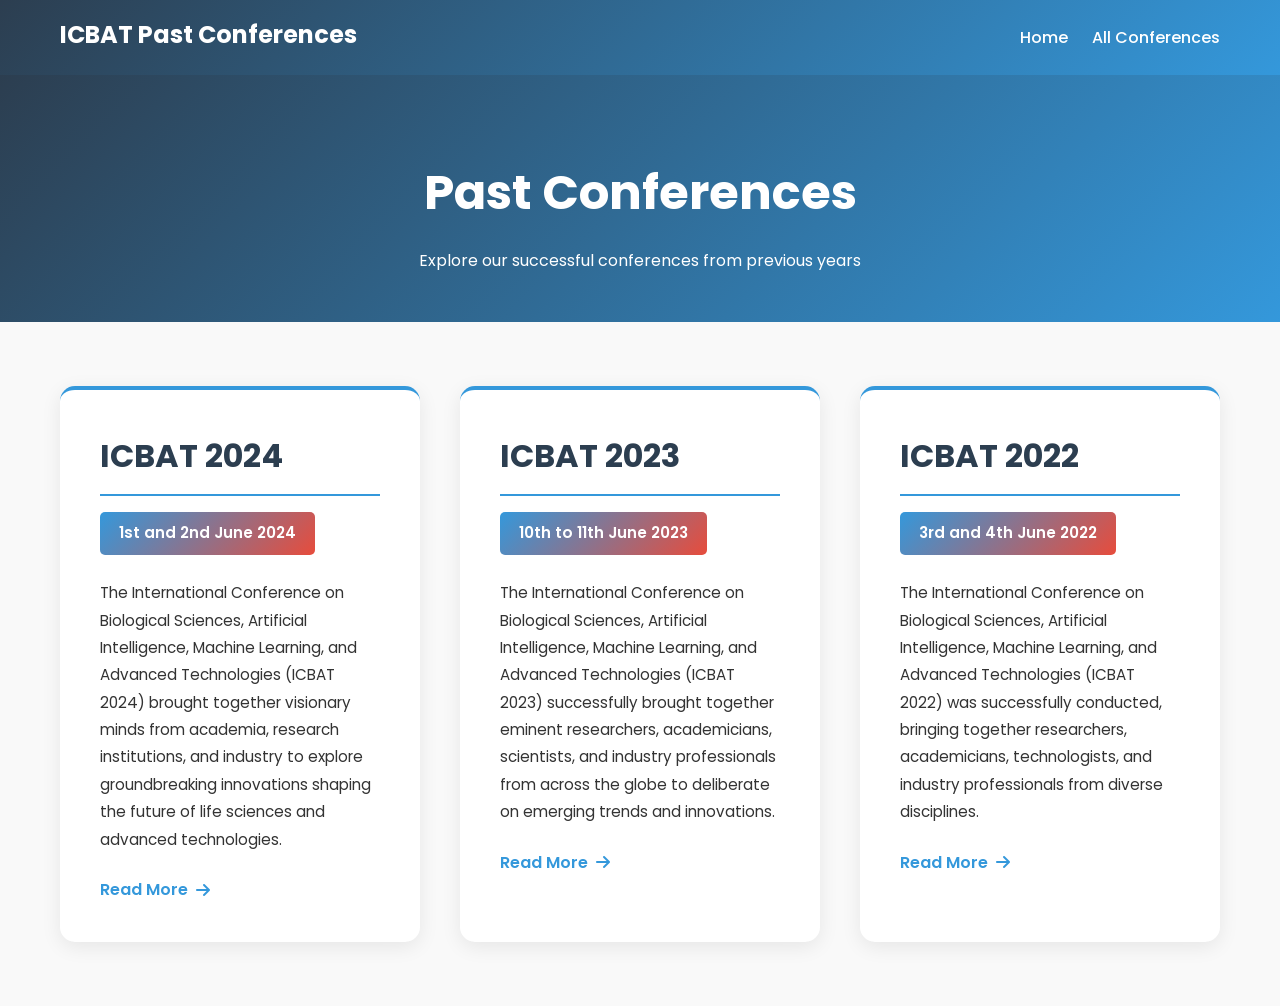
<file: past-conferences.html>
<!DOCTYPE html>
<html lang="en">
<head>
    <meta charset="UTF-8">
    <meta name="viewport" content="width=device-width, initial-scale=1.0">
    <title>Past Conferences - ICBAT</title>
    <link rel="stylesheet" href="https://cdnjs.cloudflare.com/ajax/libs/font-awesome/6.4.0/css/all.min.css">
    <link href="https://fonts.googleapis.com/css2?family=Poppins:wght@300;400;500;600;700&family=Montserrat:wght@400;600;700&display=swap" rel="stylesheet">
    <style>
        :root {
            --primary: #2c3e50;
            --secondary: #3498db;
            --accent: #e74c3c;
            --text: #333333;
            --bg-light: #f9f9f9;
            --card-bg: #ffffff;
        }
        
        * {
            margin: 0;
            padding: 0;
            box-sizing: border-box;
        }
        
        body {
            font-family: 'Poppins', sans-serif;
            color: var(--text);
            line-height: 1.6;
            background-color: var(--bg-light);
        }
        
        .container {
            width: 100%;
            max-width: 1200px;
            margin: 0 auto;
            padding: 0 20px;
        }
        
        header {
            background: linear-gradient(135deg, var(--primary), var(--secondary));
            color: white;
            padding: 1rem 0;
            box-shadow: 0 4px 12px rgba(0, 0, 0, 0.1);
        }
        
        .header-container {
            display: flex;
            justify-content: space-between;
            align-items: center;
        }
        
        .logo-text h1 {
            font-size: 1.5rem;
            margin-bottom: 5px;
            color: white;
        }
        
        nav ul {
            display: flex;
            list-style: none;
            gap: 1.5rem;
        }
        
        nav ul li a {
            color: white;
            text-decoration: none;
            font-weight: 500;
            transition: all 0.3s ease;
        }
        
        nav ul li a:hover {
            opacity: 0.8;
        }
        
        .page-header {
            background: linear-gradient(135deg, var(--primary), var(--secondary));
            color: white;
            padding: 5rem 0 3rem;
            text-align: center;
        }
        
        .page-header h1 {
            font-size: 3rem;
            margin-bottom: 1rem;
            color: white;
        }
        
        .section {
            padding: 4rem 0;
        }
        
        .section-title {
            text-align: center;
            margin-bottom: 3rem;
        }
        
        .section-title h2 {
            font-size: 2.5rem;
            color: var(--primary);
            margin-bottom: 1rem;
        }
        
        .past-conferences {
            display: grid;
            grid-template-columns: repeat(auto-fit, minmax(350px, 1fr));
            gap: 2.5rem;
        }
        
        .conference-card {
            background: var(--card-bg);
            border-radius: 15px;
            padding: 2.5rem;
            box-shadow: 0 5px 20px rgba(0, 0, 0, 0.08);
            transition: all 0.3s ease;
            border-top: 4px solid var(--secondary);
            text-decoration: none;
            color: inherit;
            display: block;
        }
        
        .conference-card:hover {
            transform: translateY(-10px);
            box-shadow: 0 15px 40px rgba(0, 0, 0, 0.15);
        }
        
        .conference-card h3 {
            font-size: 2rem;
            color: var(--primary);
            margin-bottom: 1rem;
            padding-bottom: 0.8rem;
            border-bottom: 2px solid var(--secondary);
        }
        
        .conference-date {
            background: linear-gradient(135deg, var(--secondary), var(--accent));
            color: white;
            padding: 0.6rem 1.2rem;
            border-radius: 5px;
            display: inline-block;
            font-weight: 600;
            margin-bottom: 1.5rem;
            font-size: 0.95rem;
        }
        
        .conference-summary {
            color: var(--text);
            line-height: 1.8;
            font-size: 0.95rem;
            margin-bottom: 1.5rem;
        }
        
        .read-more {
            color: var(--secondary);
            font-weight: 600;
            text-decoration: none;
            display: inline-flex;
            align-items: center;
            gap: 0.5rem;
            transition: all 0.3s ease;
        }
        
        .read-more:hover {
            color: var(--primary);
            gap: 1rem;
        }
        
        @media (max-width: 768px) {
            .page-header h1 {
                font-size: 2rem;
            }
            
            .past-conferences {
                grid-template-columns: 1fr;
            }
        }
    </style>
</head>
<body>
    <header>
        <div class="container header-container">
            <div class="logo-text">
                <h1>ICBAT Past Conferences</h1>
            </div>
            <nav>
                <ul>
                    <li><a href="index.html">Home</a></li>
                    <li><a href="index.html#past-conferences">All Conferences</a></li>
                </ul>
            </nav>
        </div>
    </header>

    <div class="page-header">
        <div class="container">
            <h1>Past Conferences</h1>
            <p>Explore our successful conferences from previous years</p>
        </div>
    </div>

    <section class="section">
        <div class="container">
            <div class="past-conferences">
                <a href="icbat-2024.html" class="conference-card">
                    <h3>ICBAT 2024</h3>
                    <div class="conference-date">1st and 2nd June 2024</div>
                    <div class="conference-summary">
                        <p>The International Conference on Biological Sciences, Artificial Intelligence, Machine Learning, and Advanced Technologies (ICBAT 2024) brought together visionary minds from academia, research institutions, and industry to explore groundbreaking innovations shaping the future of life sciences and advanced technologies.</p>
                    </div>
                    <span class="read-more">Read More <i class="fas fa-arrow-right"></i></span>
                </a>

                <a href="icbat-2023.html" class="conference-card">
                    <h3>ICBAT 2023</h3>
                    <div class="conference-date">10th to 11th June 2023</div>
                    <div class="conference-summary">
                        <p>The International Conference on Biological Sciences, Artificial Intelligence, Machine Learning, and Advanced Technologies (ICBAT 2023) successfully brought together eminent researchers, academicians, scientists, and industry professionals from across the globe to deliberate on emerging trends and innovations.</p>
                    </div>
                    <span class="read-more">Read More <i class="fas fa-arrow-right"></i></span>
                </a>

                <a href="icbat-2022.html" class="conference-card">
                    <h3>ICBAT 2022</h3>
                    <div class="conference-date">3rd and 4th June 2022</div>
                    <div class="conference-summary">
                        <p>The International Conference on Biological Sciences, Artificial Intelligence, Machine Learning, and Advanced Technologies (ICBAT 2022) was successfully conducted, bringing together researchers, academicians, technologists, and industry professionals from diverse disciplines.</p>
                    </div>
                    <span class="read-more">Read More <i class="fas fa-arrow-right"></i></span>
                </a>
            </div>
        </div>
    </section>
</body>
</html>
</file>
